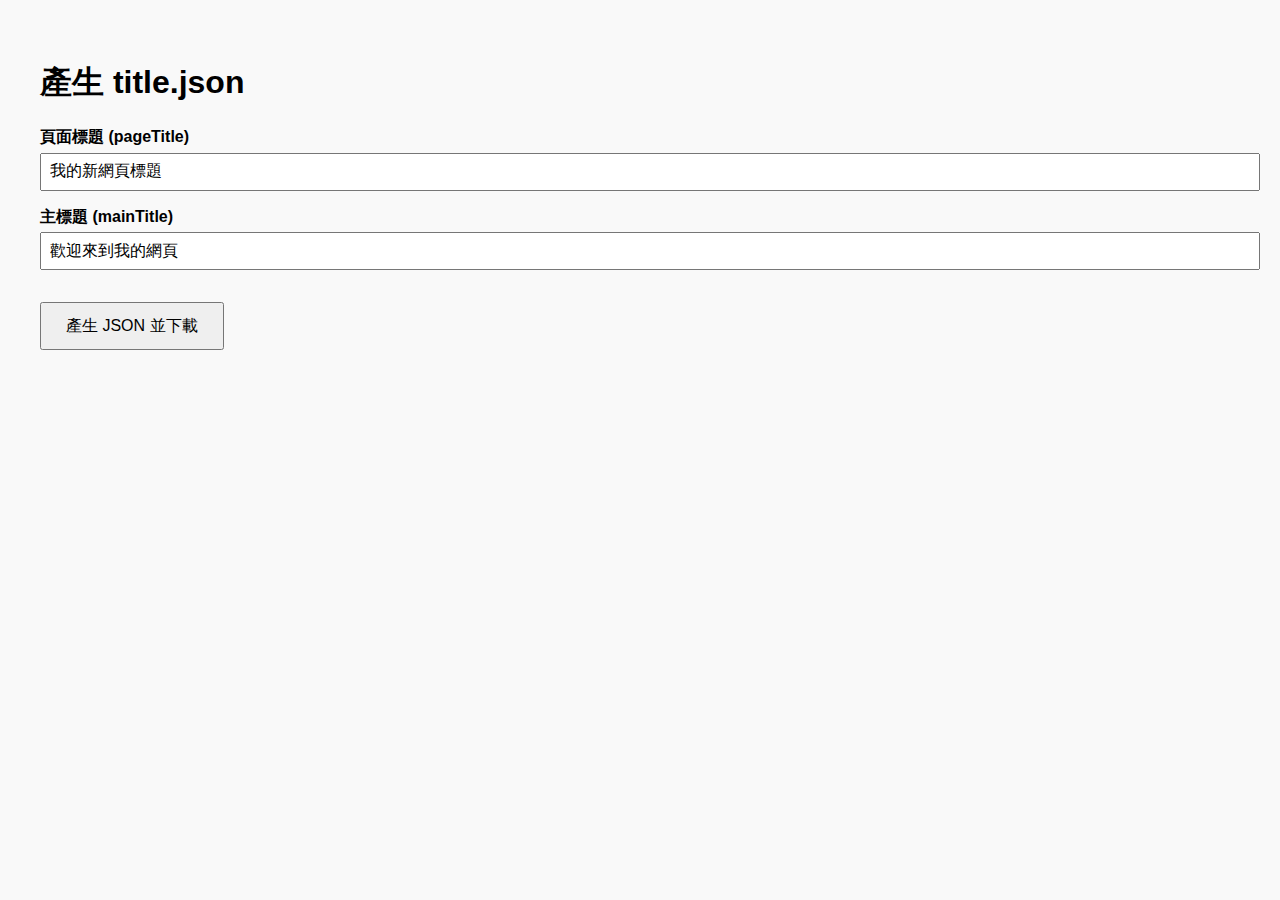
<file: code.html>
<!DOCTYPE html>
<html lang="zh-Hant">
<head>
  <meta charset="UTF-8" />
  <title>JSON 產生器</title>
  <style>
    body {
      font-family: sans-serif;
      padding: 2em;
      background: #f9f9f9;
    }
    label {
      display: block;
      margin-top: 1em;
      font-weight: bold;
    }
    input {
      width: 100%;
      padding: 0.5em;
      font-size: 1em;
      margin-top: 0.3em;
    }
    button {
      margin-top: 2em;
      padding: 0.7em 1.5em;
      font-size: 1em;
      cursor: pointer;
    }
  </style>
</head>
<body>
  <h1>產生 title.json</h1>
  
  <label for="pageTitle">頁面標題 (pageTitle)</label>
  <input type="text" id="pageTitle" value="我的新網頁標題">

  <label for="mainTitle">主標題 (mainTitle)</label>
  <input type="text" id="mainTitle" value="歡迎來到我的網頁">

  <button onclick="generateJSON()">產生 JSON 並下載</button>

  <script>
    function generateJSON() {
      const pageTitle = document.getElementById('pageTitle').value;
      const mainTitle = document.getElementById('mainTitle').value;

      const jsonData = {
        pageTitle: pageTitle,
        mainTitle: mainTitle
      };

      const jsonStr = JSON.stringify(jsonData, null, 2);
      const blob = new Blob([jsonStr], { type: "application/json" });
      const url = URL.createObjectURL(blob);

      const a = document.createElement('a');
      a.href = url;
      a.download = "title.json";
      a.click();
      URL.revokeObjectURL(url);
    }
  </script>
</body>
</html>
</file>
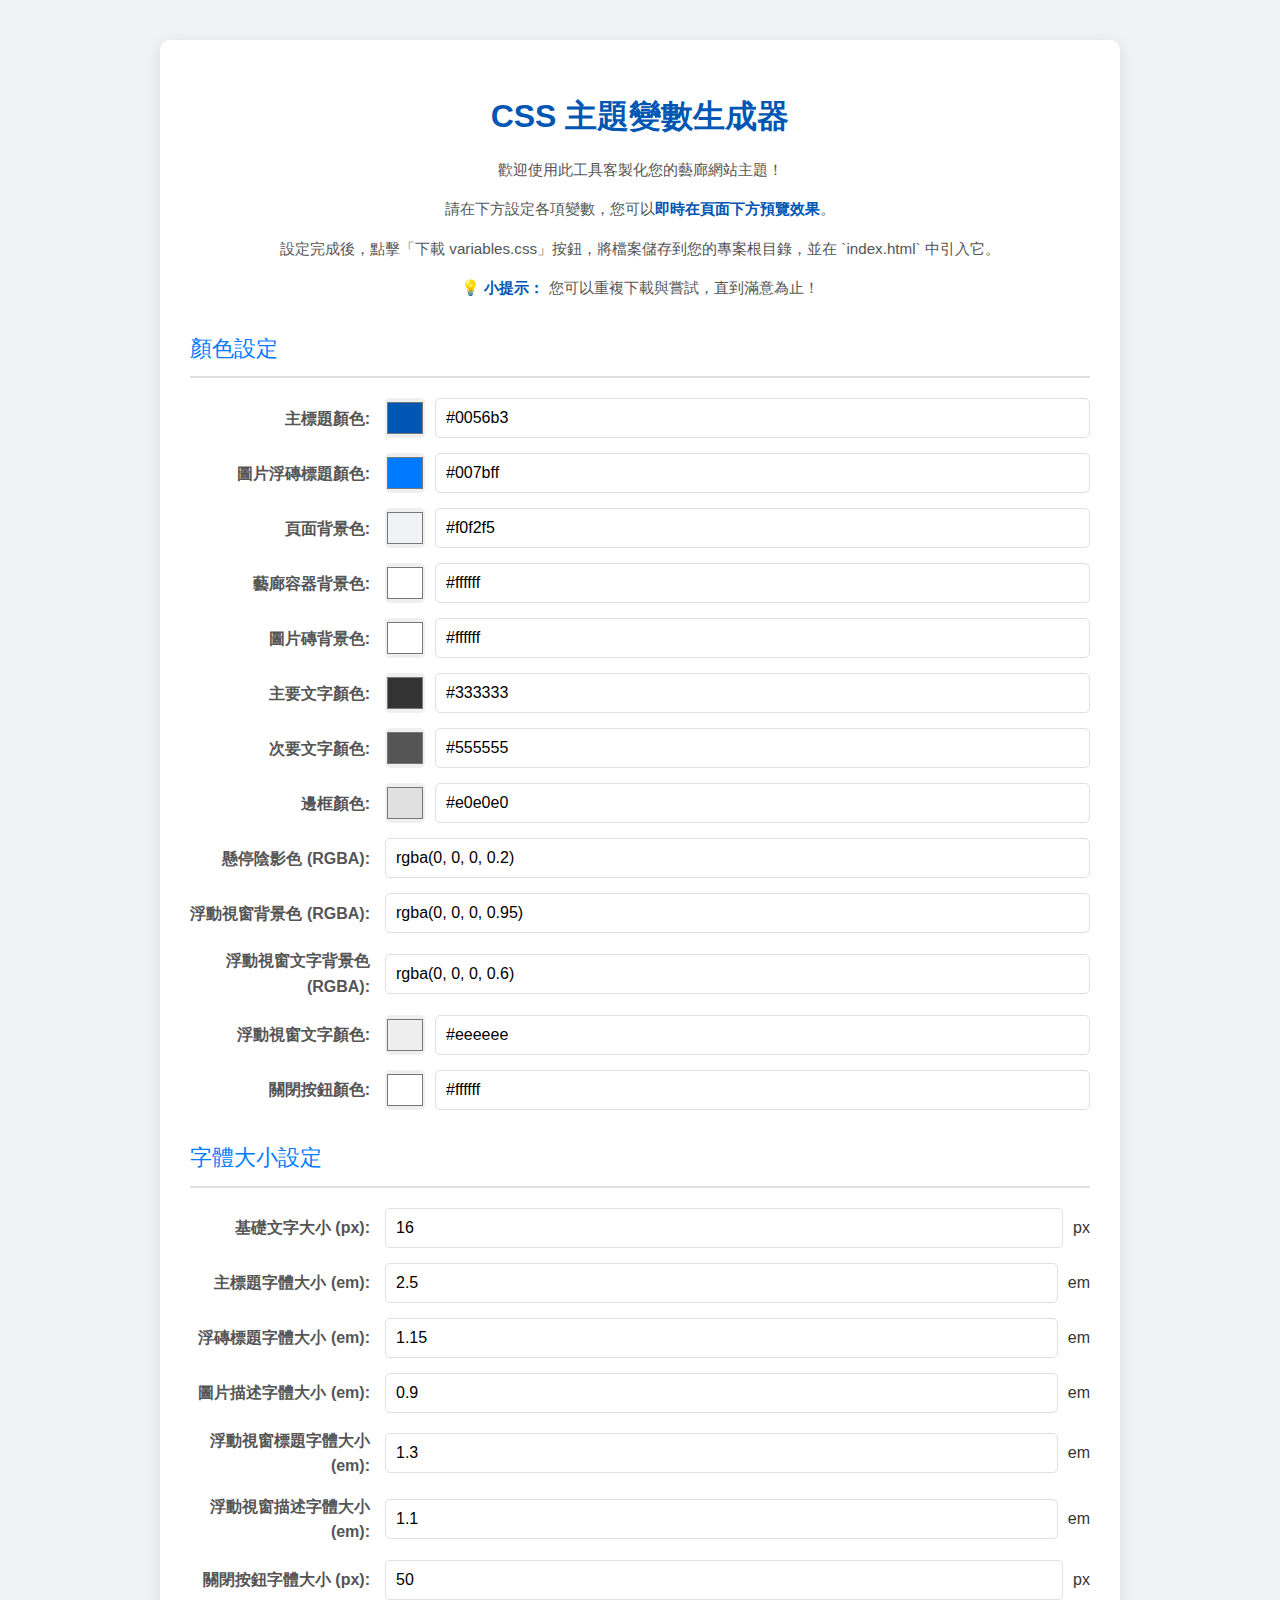
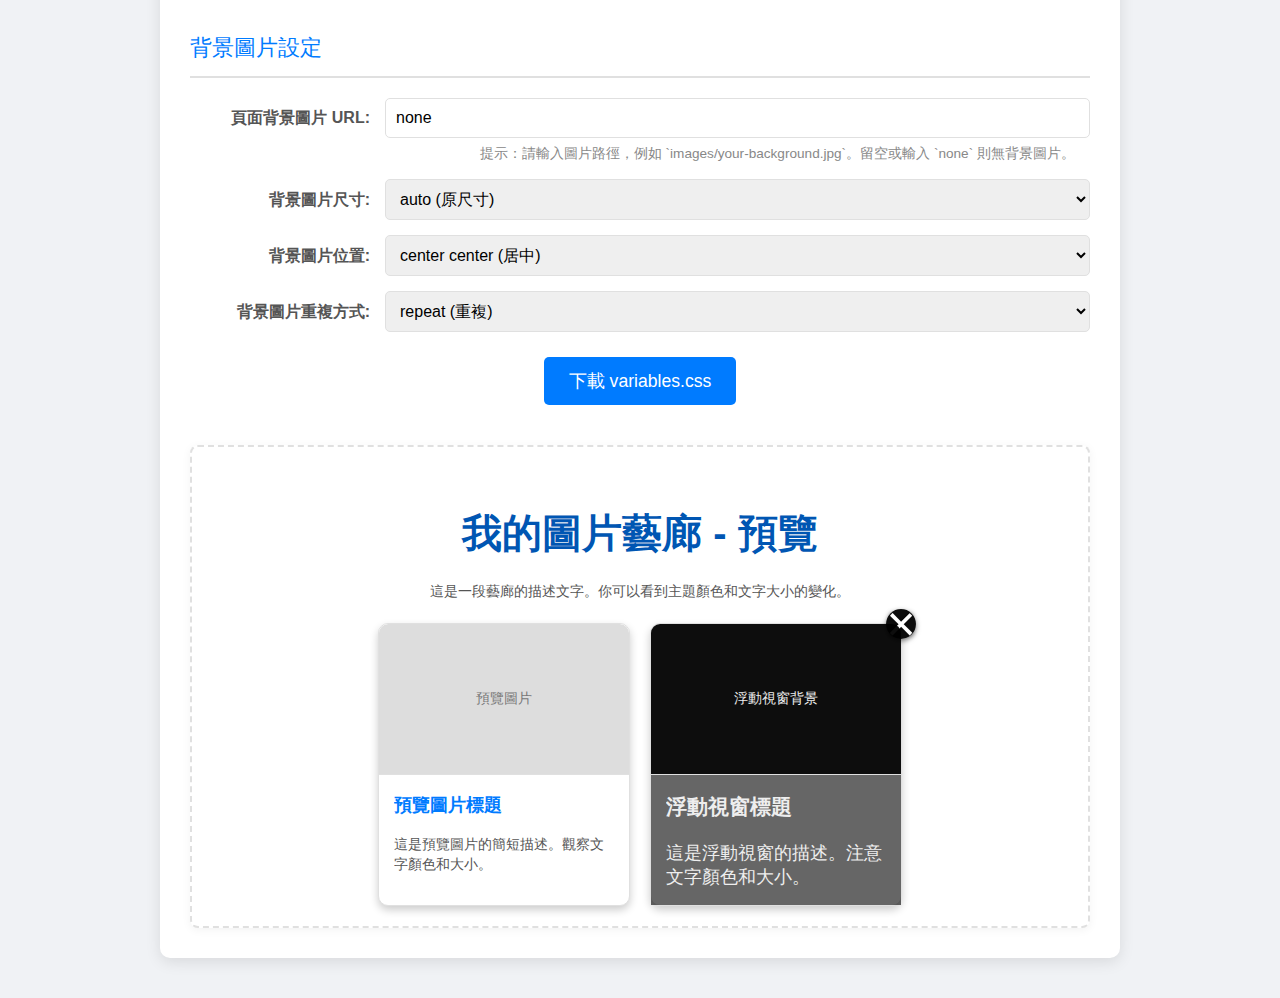
<file: CSS 主題變數生成器.html>
<!DOCTYPE html>
<html lang="zh-Hant">
<head>
    <meta charset="UTF-8">
    <meta name="viewport" content="width=device-width, initial-scale=1.0">
    <title>CSS 變數生成器 - 附即時預覽</title>
    <style>
        /*
         * 注意：預覽區域的樣式已改為直接依賴頁面根元素 (document.documentElement) 的 CSS 變數。
         * 這樣當變數值改變時，整個頁面和預覽都會立即更新。
         */
        body {
            font-family: 'Segoe UI', Tahoma, Geneva, Verdana, sans-serif;
            margin: 0;
            padding: 20px;
            background-color: var(--background-color, #f4f7f6); /* 使用變數，並提供備用值 */
            color: var(--text-color, #333);
            line-height: 1.6;
            font-size: var(--body-font-size, 16px);
            background-image: var(--body-background-image, none);
            background-size: var(--body-background-size, auto);
            background-position: var(--body-background-position, center center);
            background-repeat: var(--body-background-repeat, repeat);
        }

        .container {
            max-width: 900px;
            margin: 20px auto;
            background-color: var(--container-bg-color, #ffffff);
            padding: 30px;
            border-radius: 10px;
            box-shadow: 0 4px 15px rgba(0, 0, 0, 0.1);
        }

        h1 {
            text-align: center;
            color: var(--main-title-color, #0056b3);
            margin-bottom: 10px;
        }

        .intro-text {
            text-align: center;
            margin-bottom: 30px;
            color: var(--secondary-text-color, #555);
            font-size: 0.95em;
        }
        .intro-text p {
            margin-bottom: 8px;
        }
        .intro-text strong {
            color: var(--main-title-color, #0056b3);
        }


        .section-title {
            color: var(--tile-title-color, #007bff); /* 使用一個顏色變數來控制此標題色 */
            border-bottom: 2px solid var(--border-color, #e0e0e0);
            padding-bottom: 10px;
            margin-top: 30px;
            margin-bottom: 20px;
            font-size: 1.4em;
        }

        .form-group {
            margin-bottom: 15px;
            display: flex;
            align-items: center;
            gap: 15px;
            flex-wrap: wrap;
        }

        .form-group label {
            flex: 0 0 180px;
            font-weight: bold;
            color: var(--secondary-text-color, #444); /* 使用一個顏色變數 */
            text-align: right;
        }
        
        .form-group .input-wrapper {
            flex: 1;
            display: flex;
            align-items: center;
            gap: 10px;
        }

        .form-group input[type="text"],
        .form-group input[type="number"],
        .form-group input[type="url"],
        .form-group select {
            padding: 10px;
            border: 1px solid var(--border-color, #ccc);
            border-radius: 5px;
            font-size: 1em;
            box-sizing: border-box;
            flex-grow: 1;
            min-width: 150px;
        }

        .form-group input[type="color"] {
            width: 40px;
            height: 40px;
            border: none;
            padding: 0;
            cursor: pointer;
            border-radius: 5px;
        }

        .color-value-display {
            font-family: monospace;
            color: var(--text-color, #666); /* 使用一個顏色變數 */
            min-width: 80px;
            text-align: center;
        }

        .tip-text {
            font-size: 0.85em;
            color: #888;
            margin-top: -10px;
            margin-bottom: 15px;
            text-align: right;
            padding-right: 15px; /* 與 input 框對齊 */
        }
        .form-group .tip-text {
            flex-basis: 100%; /* 讓提示文字獨佔一行 */
            text-align: left;
            margin-left: 195px; /* 與 label 寬度對齊 */
            margin-top: -5px;
        }
        @media (max-width: 768px) {
            .form-group .tip-text {
                margin-left: 0;
                padding-left: 0;
                text-align: left;
            }
        }


        button {
            padding: 12px 25px;
            font-size: 1.1em;
            border: none;
            border-radius: 5px;
            cursor: pointer;
            transition: background-color 0.3s ease, transform 0.1s ease;
            margin-top: 25px;
            display: block;
            margin-left: auto;
            margin-right: auto;
        }

        button.download-btn {
            background-color: var(--tile-title-color, #007bff); /* 使用變數 */
            color: var(--close-button-color, white); /* 使用變數 */
        }

        button.download-btn:hover {
            background-color: var(--main-title-color, #0056b3); /* 使用變數 */
            transform: translateY(-2px);
        }

        /* 預覽區塊樣式 */
        .preview-area {
            margin-top: 40px;
            padding: 20px;
            border: 2px dashed var(--border-color, #aaa);
            border-radius: 8px;
            background-color: var(--container-bg-color, #f9f9f9); /* 模擬藝廊單項背景 */
            text-align: center;
            box-shadow: 0 2px 10px rgba(0, 0, 0, 0.05);
            /* 讓預覽區塊也能繼承 body 的背景圖片，以便預覽效果 */
            background-image: var(--body-background-image, none);
            background-size: var(--body-background-size, auto);
            background-position: var(--body-background-position, center center);
            background-repeat: var(--body-background-repeat, repeat);
        }

        .preview-title {
            font-size: var(--main-title-font-size, 2.5em);
            color: var(--main-title-color, #0056b3);
            margin-bottom: 15px;
        }

        .preview-description {
            color: var(--secondary-text-color, #555);
            font-size: var(--description-font-size, 0.9em);
        }

        .preview-item-container {
            display: flex;
            justify-content: center;
            gap: 20px;
            margin-top: 20px;
            flex-wrap: wrap; /* 允許項目換行 */
        }

        .preview-item {
            width: 250px;
            border: 1px solid var(--border-color, #e0e0e0);
            border-radius: 10px;
            overflow: hidden;
            background-color: var(--item-bg-color, #ffffff);
            box-shadow: 0 4px 8px var(--hover-shadow, rgba(0, 0, 0, 0.1)); /* 使用懸停陰影變數 */
            transition: transform 0.2s ease-in-out, box-shadow 0.2s ease-in-out;
            cursor: pointer;
            text-align: left;
        }

        .preview-item:hover {
            transform: translateY(-5px);
            box-shadow: 0 6px 12px var(--hover-shadow, rgba(0, 0, 0, 0.2));
        }

        .preview-img-placeholder {
            width: 100%;
            height: 150px; /* 固定高度，模擬圖片 */
            background-color: #ddd;
            display: flex;
            align-items: center;
            justify-content: center;
            font-size: 0.9em;
            color: #777;
            border-bottom: 1px solid var(--border-color, #e0e0e0);
            border-top-left-radius: 9px;
            border-top-right-radius: 9px;
            overflow: hidden;
            position: relative;
        }
        .preview-img-placeholder.has-image {
            background-size: var(--body-background-size, cover); /* 圖片佔滿 */
            background-position: var(--body-background-position, center center);
            background-repeat: var(--body-background-repeat, no-repeat); /* 預覽圖片通常不重複 */
            background-color: transparent; /* 如果有圖片，背景色透明 */
        }
        .preview-img-placeholder.has-image span {
            display: none; /* 如果有圖片，隱藏文字 */
        }


        .preview-item-info {
            padding: 15px;
        }

        .preview-item-info h3 {
            margin-top: 0;
            margin-bottom: 8px;
            color: var(--tile-title-color, #007bff);
            font-size: var(--tile-title-font-size, 1.15em);
            white-space: nowrap;
            overflow: hidden;
            text-overflow: ellipsis;
        }

        .preview-item-info p {
            font-size: var(--description-font-size, 0.9em);
            line-height: 1.4;
            color: var(--secondary-text-color, #555);
            margin-bottom: 0;
            display: -webkit-box;
            -webkit-line-clamp: 2;
            -webkit-box-orient: vertical;
            overflow: hidden;
            text-overflow: ellipsis;
        }
        
        .preview-item.lightbox-mock {
            position: relative;
            z-index: 10;
            overflow: visible;
        }

        .preview-close-button {
            position: absolute;
            top: -15px;
            right: -15px;
            color: var(--close-button-color, #fff);
            background-color: var(--lightbox-bg-color, rgba(0, 0, 0, 0.7)); /* 使用 lightbox 背景色 */
            border-radius: 50%;
            width: 30px;
            height: 30px;
            display: flex;
            align-items: center;
            justify-content: center;
            font-size: var(--close-button-font-size, 30px);
            font-weight: lighter;
            cursor: pointer;
            box-shadow: 0 2px 5px rgba(0, 0, 0, 0.5);
            transition: background-color 0.3s;
            line-height: 1;
            text-shadow: 0 0 5px rgba(0, 0, 0, 0.7); /* 模擬原始的陰影 */
        }
        .preview-close-button:hover {
            background-color: rgba(0, 0, 0, 0.9); /* 懸停時加深 */
        }

        /* 響應式調整 */
        @media (max-width: 768px) {
            .form-group {
                flex-direction: column;
                align-items: flex-start;
                gap: 5px;
            }
            .form-group label {
                text-align: left;
                flex: none;
                width: 100%;
            }
            .form-group .input-wrapper {
                flex-direction: column;
                width: 100%;
            }
            .form-group input[type="text"],
            .form-group input[type="number"],
            .form-group input[type="url"],
            .form-group select {
                width: 100%;
            }
            .color-value-display {
                width: 100%;
                text-align: left;
            }
            .preview-item-container {
                flex-direction: column;
                align-items: center;
            }
            .preview-item {
                width: 100%;
                max-width: 300px;
            }
            .form-group .tip-text {
                margin-left: 0;
                padding-left: 0;
                text-align: left;
            }
        }
    </style>
</head>
<body>
    <div class="container">
        <h1>CSS 主題變數生成器</h1>
        <div class="intro-text">
            <p>歡迎使用此工具客製化您的藝廊網站主題！</p>
            <p>請在下方設定各項變數，您可以<strong>即時在頁面下方預覽效果</strong>。</p>
            <p>設定完成後，點擊「下載 variables.css」按鈕，將檔案儲存到您的專案根目錄，並在 `index.html` 中引入它。</p>
            <p><strong>💡 小提示：</strong> 您可以重複下載與嘗試，直到滿意為止！</p>
        </div>

        <p class="section-title">顏色設定</p>
        <div class="form-group">
            <label for="mainTitleColor">主標題顏色:</label>
            <div class="input-wrapper">
                <input type="color" id="mainTitleColor" data-css-var="--main-title-color" value="#0056b3">
                <input type="text" id="mainTitleColorValue" class="color-text-input" data-css-var="--main-title-color" value="#0056b3">
            </div>
        </div>
        <div class="form-group">
            <label for="tileTitleColor">圖片浮磚標題顏色:</label>
            <div class="input-wrapper">
                <input type="color" id="tileTitleColor" data-css-var="--tile-title-color" value="#007bff">
                <input type="text" id="tileTitleColorValue" class="color-text-input" data-css-var="--tile-title-color" value="#007bff">
            </div>
        </div>
        <div class="form-group">
            <label for="backgroundColor">頁面背景色:</label>
            <div class="input-wrapper">
                <input type="color" id="backgroundColor" data-css-var="--background-color" value="#f0f2f5">
                <input type="text" id="backgroundColorValue" class="color-text-input" data-css-var="--background-color" value="#f0f2f5">
            </div>
        </div>
        <div class="form-group">
            <label for="containerBgColor">藝廊容器背景色:</label>
            <div class="input-wrapper">
                <input type="color" id="containerBgColor" data-css-var="--container-bg-color" value="#ffffff">
                <input type="text" id="containerBgColorValue" class="color-text-input" data-css-var="--container-bg-color" value="#ffffff">
            </div>
        </div>
        <div class="form-group">
            <label for="itemBgColor">圖片磚背景色:</label>
            <div class="input-wrapper">
                <input type="color" id="itemBgColor" data-css-var="--item-bg-color" value="#ffffff">
                <input type="text" id="itemBgColorValue" class="color-text-input" data-css-var="--item-bg-color" value="#ffffff">
            </div>
        </div>
        <div class="form-group">
            <label for="textColor">主要文字顏色:</label>
            <div class="input-wrapper">
                <input type="color" id="textColor" data-css-var="--text-color" value="#333333">
                <input type="text" id="textColorValue" class="color-text-input" data-css-var="--text-color" value="#333333">
            </div>
        </div>
        <div class="form-group">
            <label for="secondaryTextColor">次要文字顏色:</label>
            <div class="input-wrapper">
                <input type="color" id="secondaryTextColor" data-css-var="--secondary-text-color" value="#555555">
                <input type="text" id="secondaryTextColorValue" class="color-text-input" data-css-var="--secondary-text-color" value="#555555">
            </div>
        </div>
        <div class="form-group">
            <label for="borderColor">邊框顏色:</label>
            <div class="input-wrapper">
                <input type="color" id="borderColor" data-css-var="--border-color" value="#e0e0e0">
                <input type="text" id="borderColorValue" class="color-text-input" data-css-var="--border-color" value="#e0e0e0">
            </div>
        </div>
        <div class="form-group">
            <label for="hoverShadow">懸停陰影色 (RGBA):</label>
            <div class="input-wrapper">
                <input type="text" id="hoverShadow" data-css-var="--hover-shadow" value="rgba(0, 0, 0, 0.2)">
            </div>
        </div>
        <div class="form-group">
            <label for="lightboxBgColor">浮動視窗背景色 (RGBA):</label>
            <div class="input-wrapper">
                <input type="text" id="lightboxBgColor" data-css-var="--lightbox-bg-color" value="rgba(0, 0, 0, 0.95)">
            </div>
        </div>
        <div class="form-group">
            <label for="lightboxCaptionBgColor">浮動視窗文字背景色 (RGBA):</label>
            <div class="input-wrapper">
                <input type="text" id="lightboxCaptionBgColor" data-css-var="--lightbox-caption-bg-color" value="rgba(0, 0, 0, 0.6)">
            </div>
        </div>
        <div class="form-group">
            <label for="lightboxTextColor">浮動視窗文字顏色:</label>
            <div class="input-wrapper">
                <input type="color" id="lightboxTextColor" data-css-var="--lightbox-text-color" value="#eeeeee">
                <input type="text" id="lightboxTextColorValue" class="color-text-input" data-css-var="--lightbox-text-color" value="#eeeeee">
            </div>
        </div>
        <div class="form-group">
            <label for="closeButtonColor">關閉按鈕顏色:</label>
            <div class="input-wrapper">
                <input type="color" id="closeButtonColor" data-css-var="--close-button-color" value="#ffffff">
                <input type="text" id="closeButtonColorValue" class="color-text-input" data-css-var="--close-button-color" value="#ffffff">
            </div>
        </div>

        <p class="section-title">字體大小設定</p>
        <div class="form-group">
            <label for="bodyFontSize">基礎文字大小 (px):</label>
            <div class="input-wrapper">
                <input type="number" id="bodyFontSize" data-css-var="--body-font-size" data-unit="px" value="16" min="8" step="1"> px
            </div>
        </div>
        <div class="form-group">
            <label for="mainTitleFontSize">主標題字體大小 (em):</label>
            <div class="input-wrapper">
                <input type="number" id="mainTitleFontSize" data-css-var="--main-title-font-size" data-unit="em" value="2.5" min="0.5" step="0.1"> em
            </div>
        </div>
        <div class="form-group">
            <label for="tileTitleFontSize">浮磚標題字體大小 (em):</label>
            <div class="input-wrapper">
                <input type="number" id="tileTitleFontSize" data-css-var="--tile-title-font-size" data-unit="em" value="1.15" min="0.5" step="0.05"> em
            </div>
        </div>
        <div class="form-group">
            <label for="descriptionFontSize">圖片描述字體大小 (em):</label>
            <div class="input-wrapper">
                <input type="number" id="descriptionFontSize" data-css-var="--description-font-size" data-unit="em" value="0.9" min="0.5" step="0.05"> em
            </div>
        </div>
        <div class="form-group">
            <label for="lightboxTitleFontSize">浮動視窗標題字體大小 (em):</label>
            <div class="input-wrapper">
                <input type="number" id="lightboxTitleFontSize" data-css-var="--lightbox-title-font-size" data-unit="em" value="1.3" min="0.5" step="0.1"> em
            </div>
        </div>
        <div class="form-group">
            <label for="lightboxDescriptionFontSize">浮動視窗描述字體大小 (em):</label>
            <div class="input-wrapper">
                <input type="number" id="lightboxDescriptionFontSize" data-css-var="--lightbox-description-font-size" data-unit="em" value="1.1" min="0.5" step="0.1"> em
            </div>
        </div>
        <div class="form-group">
            <label for="closeButtonFontSize">關閉按鈕字體大小 (px):</label>
            <div class="input-wrapper">
                <input type="number" id="closeButtonFontSize" data-css-var="--close-button-font-size" data-unit="px" value="50" min="20" step="5"> px
            </div>
        </div>

        <p class="section-title">背景圖片設定</p>
        <div class="form-group">
            <label for="bodyBackgroundImage">頁面背景圖片 URL:</label>
            <div class="input-wrapper">
                <input type="text" id="bodyBackgroundImage" data-css-var="--body-background-image" placeholder="例如: images/bg.jpg 或 none" value="none">
            </div>
        </div>
        <p class="tip-text">提示：請輸入圖片路徑，例如 `images/your-background.jpg`。留空或輸入 `none` 則無背景圖片。</p>
        <div class="form-group">
            <label for="bodyBackgroundSize">背景圖片尺寸:</label>
            <div class="input-wrapper">
                <select id="bodyBackgroundSize" data-css-var="--body-background-size">
                    <option value="auto">auto (原尺寸)</option>
                    <option value="cover">cover (覆蓋整個元素)</option>
                    <option value="contain">contain (完整顯示圖片)</option>
                    <option value="100% 100%">100% 100% (拉伸至滿)</option>
                    <option value="50%">50% (按比例縮小)</option>
                    <option value="custom">自定義 (請輸入)</option>
                </select>
                <input type="text" id="bodyBackgroundSizeCustom" placeholder="例如: 200px 150px" style="display: none;">
            </div>
        </div>
        <div class="form-group">
            <label for="bodyBackgroundPosition">背景圖片位置:</label>
            <div class="input-wrapper">
                <select id="bodyBackgroundPosition" data-css-var="--body-background-position">
                    <option value="center center">center center (居中)</option>
                    <option value="top left">top left (左上)</option>
                    <option value="bottom right">bottom right (右下)</option>
                    <option value="50% 50%">50% 50% (居中)</option>
                    <option value="custom">自定義 (請輸入)</option>
                </select>
                <input type="text" id="bodyBackgroundPositionCustom" placeholder="例如: 20px 30px" style="display: none;">
            </div>
        </div>
        <div class="form-group">
            <label for="bodyBackgroundRepeat">背景圖片重複方式:</label>
            <div class="input-wrapper">
                <select id="bodyBackgroundRepeat" data-css-var="--body-background-repeat">
                    <option value="repeat">repeat (重複)</option>
                    <option value="no-repeat">no-repeat (不重複)</option>
                    <option value="repeat-x">repeat-x (橫向重複)</option>
                    <option value="repeat-y">repeat-y (縱向重複)</option>
                </select>
            </div>
        </div>
        
        <button id="downloadVariablesBtn" class="download-btn">下載 variables.css</button>

        <div class="preview-area">
            <h2 class="preview-title">我的圖片藝廊 - 預覽</h2>
            <p class="preview-description">
                這是一段藝廊的描述文字。你可以看到主題顏色和文字大小的變化。
            </p>
            <div class="preview-item-container">
                <div class="preview-item">
                    <div class="preview-img-placeholder" id="previewImagePlaceholder1">
                        <span>預覽圖片</span>
                    </div>
                    <div class="preview-item-info">
                        <h3>預覽圖片標題</h3>
                        <p>這是預覽圖片的簡短描述。觀察文字顏色和大小。</p>
                    </div>
                </div>
                <div class="preview-item lightbox-mock">
                    <div class="preview-close-button" style="font-size: var(--close-button-font-size, 30px);">&times;</div>
                    <div class="preview-img-placeholder" id="previewImagePlaceholder2" style="background-color: var(--lightbox-bg-color, rgba(0,0,0,0.95));">
                        <span style="color: var(--lightbox-text-color, #eee);">浮動視窗背景</span>
                    </div>
                    <div class="preview-item-info" style="background-color: var(--lightbox-caption-bg-color, rgba(0,0,0,0.6));">
                        <h3 style="color: var(--lightbox-text-color, #eee); font-size: var(--lightbox-title-font-size, 1.3em);">浮動視窗標題</h3>
                        <p style="color: var(--lightbox-text-color, #eee); font-size: var(--lightbox-description-font-size, 1.1em);">這是浮動視窗的描述。注意文字顏色和大小。</p>
                    </div>
                </div>
            </div>
        </div>
    </div>

    <script>
        document.addEventListener('DOMContentLoaded', () => {
            const downloadVariablesBtn = document.getElementById('downloadVariablesBtn');
            const rootElement = document.documentElement; // HTML 的根元素

            // --- 即時預覽更新函數 ---
            function updatePreview() {
                // 遍歷所有帶有 data-css-var 屬性的 input/select 元素
                document.querySelectorAll('[data-css-var]').forEach(input => {
                    const cssVar = input.dataset.cssVar;
                    let value = input.value;
                    const unit = input.dataset.unit; // 獲取單位（例如 px, em）

                    // 特殊處理顏色輸入框的文本值
                    if (input.type === 'color') {
                        // 確保文本輸入框的值是正確的 HEX 值
                        const textInput = document.getElementById(input.id + 'Value');
                        if (textInput) {
                            textInput.value = value; // 同步顏色選擇器到文本框
                        }
                    } else if (input.classList.contains('color-text-input')) {
                        // 確保文本輸入框的值能同步到顏色選擇器 (針對有效 HEX)
                        const colorInput = document.getElementById(input.id.replace('Value', ''));
                        // 僅當值是有效的 HEX 顏色時才更新顏色選擇器
                        if (colorInput && value.match(/^#([A-Fa-f0-9]{6}|[A-Fa-f0-9]{3})$/)) {
                            colorInput.value = value;
                        }
                    }

                    // 處理數字類型，添加單位
                    if (unit && !isNaN(parseFloat(value))) { // 使用 parseFloat 允許小數
                        value += unit;
                    }

                    // 處理背景圖片 URL 格式
                    if (cssVar === '--body-background-image') {
                        // 清理空白符
                        value = value.trim();
                        // 如果值不是 'none' 且不為空，並且沒有 'url(' 前綴，則添加
                        if (value !== 'none' && value !== '' && !value.startsWith('url(') && !value.endsWith(')')) {
                            value = `url('${value}')`;
                        } else if (value.trim().match(/^url\(['"]?\s*\)$/)) { // 檢查是否是空的 url()
                            value = 'none'; // 如果是空 URL，視為 none
                        }
                    }

                    // 處理自定義選擇框的值
                    if (input.tagName === 'SELECT' && value === 'custom') {
                        const customInputId = input.id + 'Custom';
                        const customInput = document.getElementById(customInputId);
                        if (customInput) {
                            // 從自定義輸入框獲取值，如果為空則給予預設值
                            value = customInput.value || (cssVar === '--body-background-size' ? 'auto' : 'center center');
                            customInput.style.display = 'block';
                        }
                    } else if (input.id.endsWith('Custom')) {
                        // 如果是自定義輸入框本身，且其對應的 select 不是 'custom'，則隱藏
                        const selectId = input.id.replace('Custom', '');
                        const selectElement = document.getElementById(selectId);
                        if (selectElement && selectElement.value !== 'custom') {
                            input.style.display = 'none';
                            input.value = ''; // 清空值，避免下載時包含舊的自定義值
                        }
                    }

                    // 更新 CSS 變數到 HTML 根元素
                    rootElement.style.setProperty(cssVar, value);
                });

                // --- 特殊處理預覽區塊的背景圖片類別 ---
                // 這個部分仍然需要，因為 body 上的背景圖會應用到 preview-area
                const backgroundImageInput = document.getElementById('bodyBackgroundImage');
                const previewImagePlaceholder1 = document.getElementById('previewImagePlaceholder1');
                
                // 判斷是否為有效的非空 URL（排除了 'none' 和空的 'url()'）
                if (backgroundImageInput.value.trim() !== 'none' && backgroundImageInput.value.trim() !== '' && !backgroundImageInput.value.trim().match(/^url\(['"]?\s*\)$/)) {
                    previewImagePlaceholder1.classList.add('has-image');
                } else {
                    previewImagePlaceholder1.classList.remove('has-image');
                }
            }

            // --- 事件監聽器 ---
            document.querySelectorAll('input, select').forEach(input => {
                input.addEventListener('input', updatePreview); 
                input.addEventListener('change', updatePreview); 
            });

            // 初始化載入時調用一次預覽更新，確保預設值顯示正確
            updatePreview();

            // --- 下載按鈕邏輯 (與之前相同，但確保從最新的 DOM 狀態獲取值) ---
            downloadVariablesBtn.addEventListener('click', () => {
                const variables = {};

                // 顏色設定 (從文本輸入框獲取值，因為它們是真實顯示的值)
                variables['--main-title-color'] = document.getElementById('mainTitleColorValue').value;
                variables['--tile-title-color'] = document.getElementById('tileTitleColorValue').value;
                variables['--background-color'] = document.getElementById('backgroundColorValue').value;
                variables['--container-bg-color'] = document.getElementById('containerBgColorValue').value;
                variables['--item-bg-color'] = document.getElementById('itemBgColorValue').value;
                variables['--text-color'] = document.getElementById('textColorValue').value;
                variables['--secondary-text-color'] = document.getElementById('secondaryTextColorValue').value;
                variables['--border-color'] = document.getElementById('borderColorValue').value;
                variables['--hover-shadow'] = document.getElementById('hoverShadow').value;
                variables['--lightbox-bg-color'] = document.getElementById('lightboxBgColor').value;
                variables['--lightbox-caption-bg-color'] = document.getElementById('lightboxCaptionBgColor').value;
                variables['--lightbox-text-color'] = document.getElementById('lightboxTextColorValue').value;
                variables['--close-button-color'] = document.getElementById('closeButtonColorValue').value;

                // 字體大小設定
                variables['--body-font-size'] = `${document.getElementById('bodyFontSize').value}px`;
                variables['--main-title-font-size'] = `${document.getElementById('mainTitleFontSize').value}em`;
                variables['--tile-title-font-size'] = `${document.getElementById('tileTitleFontSize').value}em`;
                variables['--description-font-size'] = `${document.getElementById('descriptionFontSize').value}em`;
                variables['--lightbox-title-font-size'] = `${document.getElementById('lightboxTitleFontSize').value}em`;
                variables['--lightbox-description-font-size'] = `${document.getElementById('lightboxDescriptionFontSize').value}em`;
                variables['--close-button-font-size'] = `${document.getElementById('closeButtonFontSize').value}px`;

                // 背景圖片設定
                let backgroundImageValue = document.getElementById('bodyBackgroundImage').value.trim();
                // 下載時也要處理 URL 格式
                if (backgroundImageValue !== 'none' && backgroundImageValue !== '' && !backgroundImageValue.startsWith('url(') && !backgroundImageValue.endsWith(')')) {
                    backgroundImageValue = `url('${backgroundImageValue}')`;
                } else if (backgroundImageValue.match(/^url\(['"]?\s*\)$/)) { // 檢查是否是空的 url()
                    backgroundImageValue = 'none'; // 如果是空 URL，則寫入 none
                }
                variables['--body-background-image'] = backgroundImageValue || 'none';
                
                const backgroundSizeSelect = document.getElementById('bodyBackgroundSize');
                // 下載時，如果選擇了 custom，則取 custom 的值，否則取 select 的值
                if (backgroundSizeSelect.value === 'custom') {
                    variables['--body-background-size'] = document.getElementById('bodyBackgroundSizeCustom').value || 'auto';
                } else {
                    variables['--body-background-size'] = backgroundSizeSelect.value;
                }

                const backgroundPositionSelect = document.getElementById('bodyBackgroundPosition');
                // 下載時，如果選擇了 custom，則取 custom 的值，否則取 select 的值
                if (backgroundPositionSelect.value === 'custom') {
                    variables['--body-background-position'] = document.getElementById('bodyBackgroundPositionCustom').value || 'center center';
                } else {
                    variables['--body-background-position'] = backgroundPositionSelect.value;
                }
                
                variables['--body-background-repeat'] = document.getElementById('bodyBackgroundRepeat').value;

                // 組裝 CSS 內容
                let cssContent = `/*
 * 主題樣式變數設定 (由 CSS 變數生成器生成)
 * --------------------------------------------------------------------------
 */
:root {
`;

                for (const [key, value] of Object.entries(variables)) {
                    let comment = '';
                    if (key.includes('color')) {
                        comment = ` /* ${key.replace('--', '').replace(/([A-Z])/g, ' $1').trim()} */`;
                    } else if (key.includes('font-size')) {
                        comment = ` /* ${key.replace('--', '').replace(/([A-Z])/g, ' $1').trim()} */`;
                    } else if (key.includes('background-image')) {
                        comment = ` /* 頁面背景圖片 */`;
                    } else if (key.includes('background-size')) {
                        comment = ` /* 背景圖片尺寸 */`;
                    } else if (key.includes('background-position')) {
                        comment = ` /* 背景圖片位置 */`;
                    } else if (key.includes('background-repeat')) {
                        comment = ` /* 背景圖片重複方式 */`;
                    }
                    
                    cssContent += `    ${key}: ${value};${comment}\n`;
                }

                cssContent += `}
/* -------------------------------------------------------------------------- */
`;

                // 下載檔案
                const blob = new Blob([cssContent], { type: 'text/css' });
                const url = URL.createObjectURL(blob);
                const a = document.createElement('a');
                a.href = url;
                a.download = 'variables.css';
                document.body.appendChild(a);
                a.click();
                document.body.removeChild(a);
                URL.revokeObjectURL(url);
            });
        });
    </script>
</body>
</html>
</file>
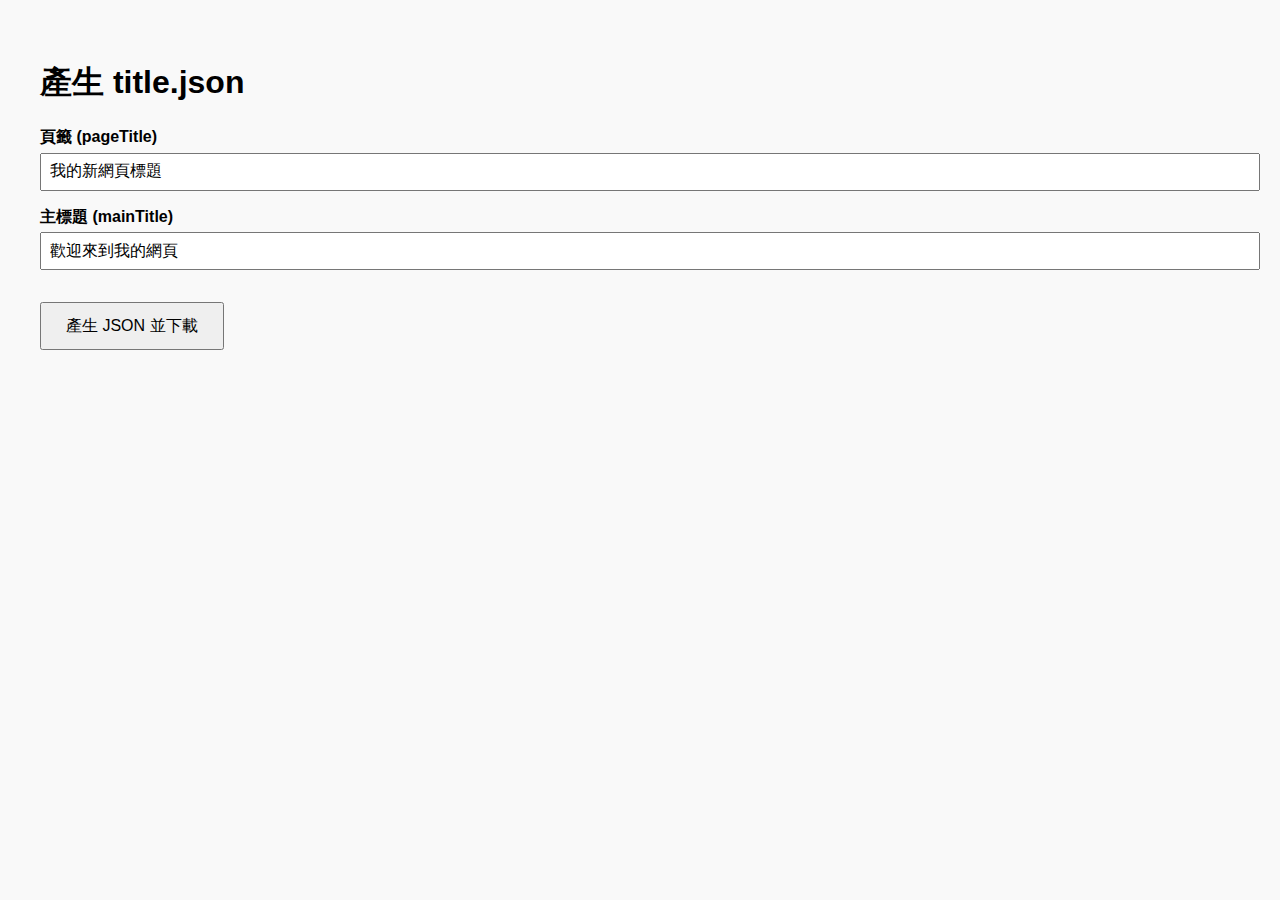
<file: 修改頁籤與標題.html>
<!DOCTYPE html>
<html lang="zh-Hant">
<head>
  <meta charset="UTF-8" />
  <title>頁籤與標題產生器</title>
  <style>
    body {
      font-family: sans-serif;
      padding: 2em;
      background: #f9f9f9;
    }
    label {
      display: block;
      margin-top: 1em;
      font-weight: bold;
    }
    input {
      width: 100%;
      padding: 0.5em;
      font-size: 1em;
      margin-top: 0.3em;
    }
    button {
      margin-top: 2em;
      padding: 0.7em 1.5em;
      font-size: 1em;
      cursor: pointer;
    }
  </style>
</head>
<body>
  <h1>產生 title.json</h1>
  
  <label for="pageTitle">頁籤 (pageTitle)</label>
  <input type="text" id="pageTitle" value="我的新網頁標題">

  <label for="mainTitle">主標題 (mainTitle)</label>
  <input type="text" id="mainTitle" value="歡迎來到我的網頁">

  <button onclick="generateJSON()">產生 JSON 並下載</button>

  <script>
    function generateJSON() {
      const pageTitle = document.getElementById('pageTitle').value;
      const mainTitle = document.getElementById('mainTitle').value;

      const jsonData = {
        pageTitle: pageTitle,
        mainTitle: mainTitle
      };

      const jsonStr = JSON.stringify(jsonData, null, 2);
      const blob = new Blob([jsonStr], { type: "application/json" });
      const url = URL.createObjectURL(blob);

      const a = document.createElement('a');
      a.href = url;
      a.download = "title.json";
      a.click();
      URL.revokeObjectURL(url);
    }
  </script>
</body>
</html>
</file>
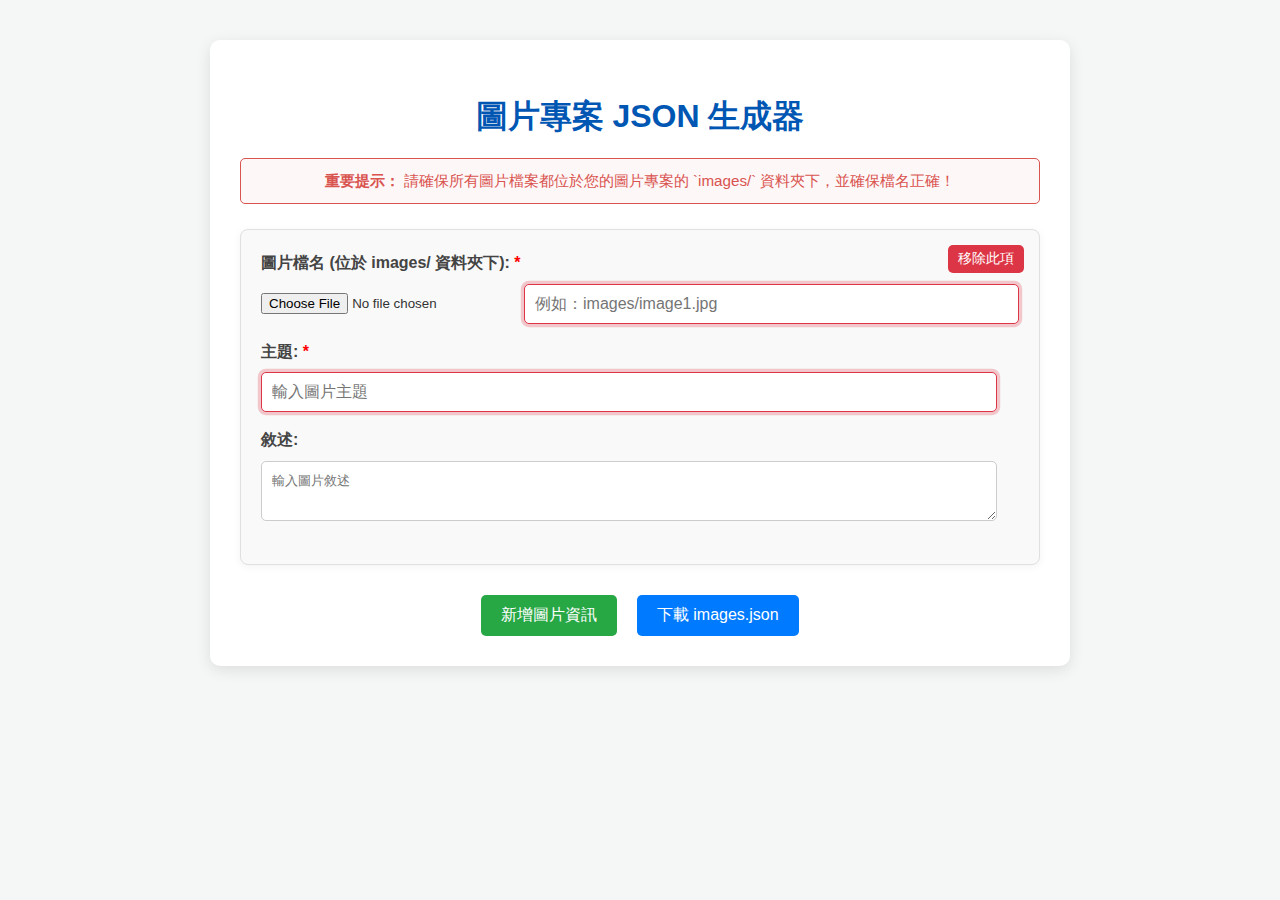
<file: 圖片專案 JSON 生成器.html>
<!DOCTYPE html>
<html lang="zh-Hant">
<head>
    <meta charset="UTF-8">
    <meta name="viewport" content="width=device-width, initial-scale=1.0">
    <title>圖片專案 JSON 生成器</title>
    <style>
        body {
            font-family: 'Segoe UI', Tahoma, Geneva, Verdana, sans-serif;
            margin: 0;
            padding: 20px;
            background-color: #f4f7f6;
            color: #333;
            line-height: 1.6;
        }

        .container {
            max-width: 800px;
            margin: 20px auto;
            background-color: #ffffff;
            padding: 30px;
            border-radius: 10px;
            box-shadow: 0 4px 15px rgba(0, 0, 0, 0.1);
        }

        h1 {
            text-align: center;
            color: #0056b3;
            margin-bottom: 10px;
        }

        .subtitle {
            text-align: center;
            color: #d9534f; /* 警告色，提醒使用者注意 */
            font-size: 0.95em;
            margin-bottom: 25px;
            border: 1px solid #d9534f;
            padding: 10px;
            border-radius: 5px;
            background-color: #fdf7f7;
        }

        .image-entry {
            border: 1px solid #e0e0e0;
            border-radius: 8px;
            padding: 20px;
            margin-bottom: 25px;
            background-color: #f9f9f9;
            box-shadow: 0 2px 8px rgba(0, 0, 0, 0.05);
            position: relative; /* 用於定位刪除按鈕 */
        }

        .image-entry:last-of-type {
            margin-bottom: 0; /* 最後一個項目不加底部間距 */
        }

        .form-group {
            margin-bottom: 15px;
        }

        .form-group label {
            display: block;
            margin-bottom: 8px;
            font-weight: bold;
            color: #444;
        }

        .form-group input[type="text"],
        .form-group textarea {
            width: calc(100% - 22px); /* 減去 padding 和 border */
            padding: 10px;
            border: 1px solid #ccc;
            border-radius: 5px;
            font-size: 1em;
            box-sizing: border-box; /* 確保 padding 不增加寬度 */
        }

        .form-group textarea {
            resize: vertical; /* 允許垂直調整大小 */
            min-height: 60px;
        }

        .file-input-wrapper {
            display: flex;
            align-items: center;
            gap: 10px;
        }

        .file-input-wrapper input[type="file"] {
            flex-grow: 1; /* 檔案選擇框佔據大部分空間 */
            padding: 8px 0; /* 調整內邊距 */
        }

        .file-path-display {
            font-style: italic;
            color: #666;
            flex-shrink: 0; /* 不壓縮 */
            white-space: nowrap; /* 不換行 */
            overflow: hidden;
            text-overflow: ellipsis;
            max-width: 50%; /* 限制顯示寬度 */
        }

        /* 新增：必填欄位驗證樣式 */
        .form-group input:required:invalid,
        .form-group textarea:required:invalid {
            border-color: #dc3545; /* 必填且無效時顯示紅色邊框 */
            box-shadow: 0 0 0 0.2rem rgba(220, 53, 69, 0.25);
        }

        button {
            padding: 10px 20px;
            font-size: 1em;
            border: none;
            border-radius: 5px;
            cursor: pointer;
            transition: background-color 0.3s ease;
        }

        button.add-entry-btn {
            background-color: #28a745;
            color: white;
            margin-right: 15px;
        }

        button.add-entry-btn:hover {
            background-color: #218838;
        }

        button.download-json-btn {
            background-color: #007bff;
            color: white;
        }

        button.download-json-btn:hover {
            background-color: #0056b3;
        }

        button.remove-entry-btn {
            background-color: #dc3545;
            color: white;
            position: absolute;
            top: 15px;
            right: 15px;
            padding: 5px 10px;
            font-size: 0.85em;
            border-radius: 5px;
        }

        button.remove-entry-btn:hover {
            background-color: #c82333;
        }

        .button-group {
            margin-top: 30px;
            text-align: center;
        }
    </style>
</head>
<body>
    <div class="container">
        <h1>圖片專案 JSON 生成器</h1>
        <p class="subtitle">
            <strong>重要提示：</strong> 請確保所有圖片檔案都位於您的圖片專案的 `images/` 資料夾下，並確保檔名正確！
        </p>

        <div id="imageEntries">
            </div>

        <div class="button-group">
            <button id="addEntryBtn" class="add-entry-btn">新增圖片資訊</button>
            <button id="downloadJsonBtn" class="download-json-btn">下載 images.json</button>
        </div>
    </div>

    <script>
        document.addEventListener('DOMContentLoaded', () => {
            const imageEntriesContainer = document.getElementById('imageEntries');
            const addEntryBtn = document.getElementById('addEntryBtn');
            const downloadJsonBtn = document.getElementById('downloadJsonBtn');

            let entryCounter = 0; // 用於追蹤每個條目的唯一 ID

            // 創建一個新的圖片資訊輸入欄位
            function createImageEntry() {
                entryCounter++;
                const entryId = `entry-${entryCounter}`;

                const imageEntryDiv = document.createElement('div');
                imageEntryDiv.classList.add('image-entry');
                imageEntryDiv.id = entryId; // 為每個條目設置唯一 ID

                imageEntryDiv.innerHTML = `
                    <button class="remove-entry-btn" data-entry-id="${entryId}">移除此項</button>
                    <div class="form-group">
                        <label for="filePath-${entryId}">圖片檔名 (位於 images/ 資料夾下):<span style="color: red;"> *</span></label>
                        <div class="file-input-wrapper">
                            <input type="file" id="fileSelector-${entryId}" accept="image/*">
                            <input type="text" id="filePath-${entryId}" class="file-path-input" placeholder="例如：images/image1.jpg" value="" required>
                        </div>
                        <span class="file-path-display" id="filePathDisplay-${entryId}"></span>
                    </div>
                    <div class="form-group">
                        <label for="title-${entryId}">主題:<span style="color: red;"> *</span></label>
                        <input type="text" id="title-${entryId}" placeholder="輸入圖片主題" required>
                    </div>
                    <div class="form-group">
                        <label for="description-${entryId}">敘述:</label>
                        <textarea id="description-${entryId}" placeholder="輸入圖片敘述"></textarea>
                    </div>
                `;

                imageEntriesContainer.appendChild(imageEntryDiv);

                // 綁定檔案選擇器事件
                const fileSelector = document.getElementById(`fileSelector-${entryId}`);
                const filePathInput = document.getElementById(`filePath-${entryId}`);
                const filePathDisplay = document.getElementById(`filePathDisplay-${entryId}`);

                fileSelector.addEventListener('change', (event) => {
                    if (event.target.files.length > 0) {
                        const fileName = event.target.files[0].name;
                        const fullPath = `images/${fileName}`; // 固定前綴 'images/'
                        filePathInput.value = fullPath;
                        filePathDisplay.textContent = `已選取：${fileName}`;
                    } else {
                        filePathInput.value = '';
                        filePathDisplay.textContent = '';
                    }
                    // 觸發輸入事件以更新 required 驗證狀態
                    filePathInput.dispatchEvent(new Event('input'));
                });

                // 綁定移除按鈕事件
                const removeBtn = imageEntryDiv.querySelector('.remove-entry-btn');
                removeBtn.addEventListener('click', (event) => {
                    const idToRemove = event.target.dataset.entryId;
                    const elementToRemove = document.getElementById(idToRemove);
                    if (elementToRemove) {
                        elementToRemove.remove();
                    }
                });
            }

            // 初始載入時創建一個空的圖片資訊欄位
            createImageEntry();

            // 新增圖片資訊按鈕事件
            addEntryBtn.addEventListener('click', createImageEntry);

            // 下載 JSON 檔案按鈕事件
            downloadJsonBtn.addEventListener('click', () => {
                const imagesData = [];
                const allEntries = imageEntriesContainer.querySelectorAll('.image-entry');
                let allInputsValid = true; // 標記所有輸入是否有效

                allEntries.forEach(entry => {
                    const filePathInput = entry.querySelector('.file-path-input');
                    const titleInput = entry.querySelector('[id^="title-"]');
                    const descriptionInput = entry.querySelector('[id^="description-"]');

                    // 檢查必填欄位
                    if (!filePathInput.value.trim() || !titleInput.value.trim()) {
                        allInputsValid = false; // 有空值，標記為無效
                        // 可以選擇在這裡對無效的輸入框添加視覺提示
                        // 例如：filePathInput.classList.add('is-invalid');
                        //       titleInput.classList.add('is-invalid');
                    } else {
                        imagesData.push({
                            path: filePathInput.value.trim(),
                            title: titleInput.value.trim(),
                            description: descriptionInput.value.trim()
                        });
                        // 移除無效狀態（如果之前有添加的話）
                        // filePathInput.classList.remove('is-invalid');
                        // titleInput.classList.remove('is-invalid');
                    }
                });

                if (imagesData.length === 0 && allInputsValid) { // 如果沒有任何條目且沒有無效輸入（例如只點了下載沒輸入任何東西）
                    alert('沒有可供下載的圖片資訊。請至少輸入一組有效的圖片資訊。');
                    return;
                }

                if (!allInputsValid) {
                    alert('請檢查所有必填欄位（圖片檔名和主題）是否已填寫。');
                    return;
                }

                const jsonString = JSON.stringify(imagesData, null, 2); // 格式化 JSON 輸出

                const blob = new Blob([jsonString], { type: 'application/json' });
                const url = URL.createObjectURL(blob);
                const a = document.createElement('a');
                a.href = url;
                a.download = 'images.json';
                document.body.appendChild(a);
                a.click();
                document.body.removeChild(a);
                URL.revokeObjectURL(url); // 釋放 URL 物件
            });
        });
    </script>
</body>
</html>
</file>
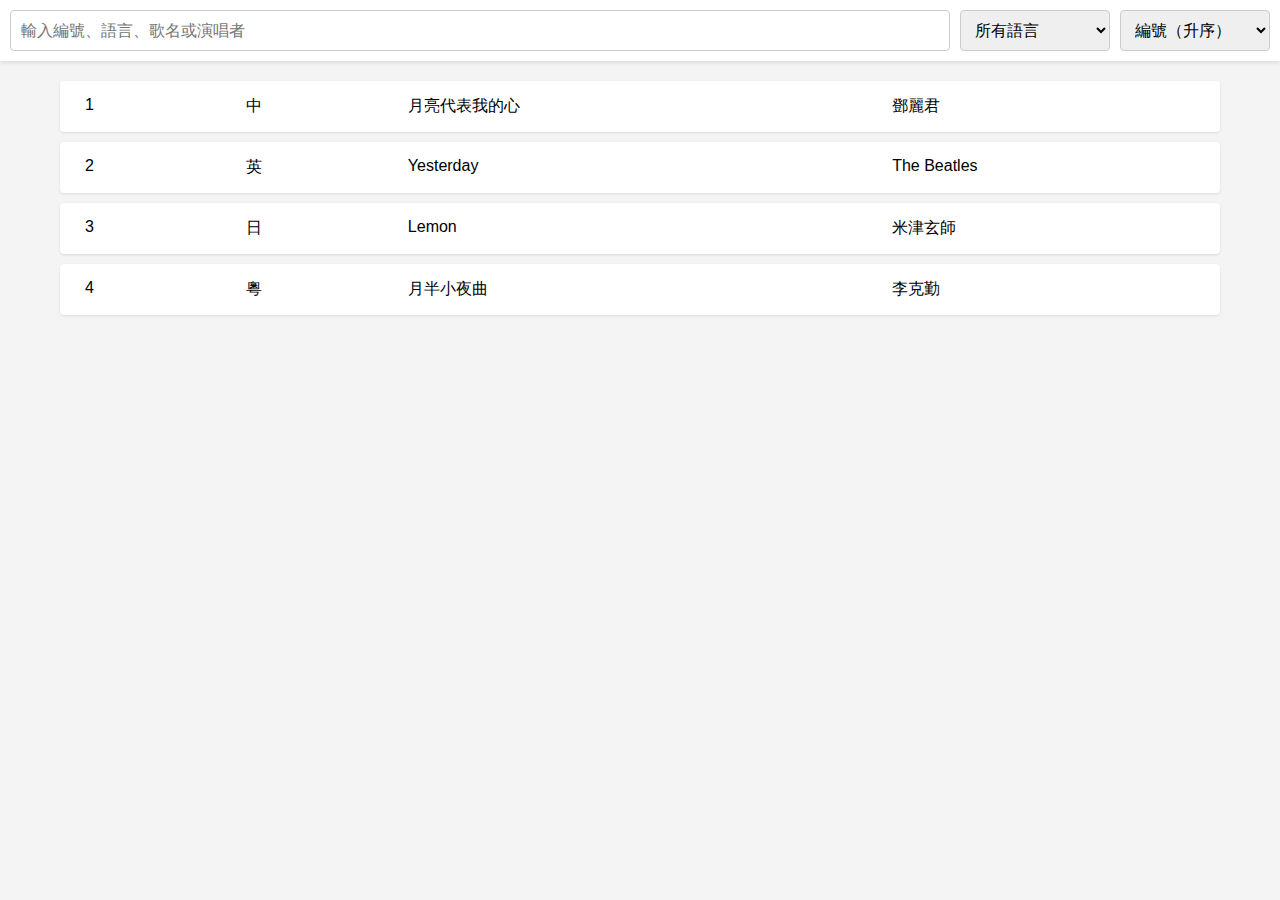
<file: 歌單測試.html>
<!DOCTYPE html>
<html lang="zh-Hant">
<head>
  <meta charset="UTF-8">
  <meta name="viewport" content="width=device-width, initial-scale=1.0">
  <title>歌單網頁</title>
  <style>
    * {
      margin: 0;
      padding: 0;
      box-sizing: border-box;
      font-family: Arial, sans-serif;
    }

    body {
      background-color: #f4f4f4;
    }

    .search-container {
      position: sticky;
      top: 0;
      background-color: #fff;
      padding: 10px;
      box-shadow: 0 2px 4px rgba(0, 0, 0, 0.1);
      z-index: 1000;
      display: flex;
      flex-wrap: wrap;
      gap: 10px;
    }

    #searchInput, #languageFilter, #sortSelect {
      padding: 10px;
      font-size: 16px;
      border: 1px solid #ccc;
      border-radius: 4px;
    }

    #searchInput {
      flex: 1;
      min-width: 200px;
    }

    #languageFilter, #sortSelect {
      width: 150px;
    }

    .song-list {
      padding: 20px;
      max-width: 1200px;
      margin: 0 auto;
    }

    .song-item {
      display: grid;
      grid-template-columns: 1fr 1fr 3fr 2fr;
      padding: 15px;
      background-color: #fff;
      margin-bottom: 10px;
      border-radius: 4px;
      box-shadow: 0 1px 3px rgba(0, 0, 0, 0.1);
    }

    .song-item div {
      padding: 0 10px;
    }

    /* 響應式設計 */
    @media (max-width: 768px) {
      .song-item {
        grid-template-columns: 1fr 1fr 2fr 2fr;
        font-size: 14px;
      }
      #languageFilter, #sortSelect {
        width: 120px;
      }
    }

    @media (max-width: 480px) {
      .song-item {
        grid-template-columns: 1fr 1fr;
        grid-template-rows: auto auto;
        gap: 5px;
      }
      .song-item div:nth-child(3), .song-item div:nth-child(4) {
        grid-column: span 2;
      }
      .search-container {
        flex-direction: column;
      }
      #searchInput, #languageFilter, #sortSelect {
        width: 100%;
      }
    }
  </style>
</head>
<body>
  <div class="search-container">
    <input type="text" id="searchInput" placeholder="輸入編號、語言、歌名或演唱者">
    <select id="languageFilter">
      <option value="">所有語言</option>
      <option value="中">中文</option>
      <option value="英">英文</option>
      <option value="日">日文</option>
      <option value="粵">粵語</option>
    </select>
    <select id="sortSelect">
      <option value="id-asc">編號（升序）</option>
      <option value="id-desc">編號（降序）</option>
      <option value="title-asc">歌名（升序）</option>
      <option value="title-desc">歌名（降序）</option>
      <option value="artist-asc">演唱者（升序）</option>
      <option value="artist-desc">演唱者（降序）</option>
    </select>
  </div>
  <div class="song-list" id="songList"></div>

  <script>
    // 模擬JSON數據（實際使用時應從外部songs.json載入）
    const songsData = [
      { id: 1, language: "中", title: "月亮代表我的心", artist: "鄧麗君" },
      { id: 2, language: "英", title: "Yesterday", artist: "The Beatles" },
      { id: 3, language: "日", title: "Lemon", artist: "米津玄師" },
      { id: 4, language: "粵", title: "月半小夜曲", artist: "李克勤" }
    ];

    let songs = songsData;
    let displayedSongs = [];
    let currentIndex = 0;
    const batchSize = 10;
    let isLoading = false;

    // 載入JSON數據（實際使用時取消註解）
    /*
    async function loadSongs() {
      try {
        const response = await fetch('songs.json');
        songs = await response.json();
        filterAndSortSongs();
      } catch (error) {
        console.error('載入歌曲失敗:', error);
      }
    }
    */

    // 載入更多歌曲
    function loadMoreSongs() {
      if (isLoading || displayedSongs.length === 0) return;
      isLoading = true;

      const songList = document.getElementById('songList');
      const fragment = document.createDocumentFragment();

      for (let i = 0; i < batchSize && currentIndex < displayedSongs.length; i++, currentIndex++) {
        const song = displayedSongs[currentIndex];
        const songItem = document.createElement('div');
        songItem.className = 'song-item';
        songItem.innerHTML = `
          <div>${song.id}</div>
          <div>${song.language}</div>
          <div>${song.title}</div>
          <div>${song.artist}</div>
        `;
        fragment.appendChild(songItem);
      }

      requestAnimationFrame(() => {
        songList.appendChild(fragment);
        isLoading = false;

        // 無限滾動：到達末尾時重置索引，但不立即載入
        if (currentIndex >= displayedSongs.length && displayedSongs.length > 0) {
          currentIndex = 0;
        }
      });
    }

    // 過濾與排序
    function filterAndSortSongs() {
      const query = document.getElementById('searchInput').value.toLowerCase();
      const language = document.getElementById('languageFilter').value;
      const sort = document.getElementById('sortSelect').value;

      // 過濾
      displayedSongs = songs.filter(song =>
        (song.id.toString().includes(query) ||
         song.language.toLowerCase().includes(query) ||
         song.title.toLowerCase().includes(query) ||
         song.artist.toLowerCase().includes(query)) &&
        (language === '' || song.language === language)
      );

      // 排序
      displayedSongs.sort((a, b) => {
        const [field, order] = sort.split('-');
        let valueA = a[field];
        let valueB = b[field];
        if (field !== 'id') {
          valueA = valueA.toLowerCase();
          valueB = valueB.toLowerCase();
        }
        return order === 'asc' ? (valueA > valueB ? 1 : -1) : (valueA < valueB ? 1 : -1);
      });

      // 重置列表
      currentIndex = 0;
      document.getElementById('songList').innerHTML = '';
      loadMoreSongs();
    }

    // 節流函數
    function throttle(func, limit) {
      let lastFunc;
      let lastRan;
      return function (...args) {
        if (!lastRan) {
          func.apply(this, args);
          lastRan = Date.now();
        } else {
          clearTimeout(lastFunc);
          lastFunc = setTimeout(() => {
            if ((Date.now() - lastRan) >= limit) {
              func.apply(this, args);
              lastRan = Date.now();
            }
          }, limit - (Date.now() - lastRan));
        }
      };
    }

    // 無限滾動監聽
    window.addEventListener('scroll', throttle(() => {
      if (window.innerHeight + window.scrollY >= document.body.offsetHeight - 100) {
        loadMoreSongs();
      }
    }, 200));

    // 搜尋、過濾、排序事件監聽
    document.getElementById('searchInput').addEventListener('input', filterAndSortSongs);
    document.getElementById('languageFilter').addEventListener('change', filterAndSortSongs);
    document.getElementById('sortSelect').addEventListener('change', filterAndSortSongs);

    // 初始化
    filterAndSortSongs();
  </script>
</body>
</html>
</file>
